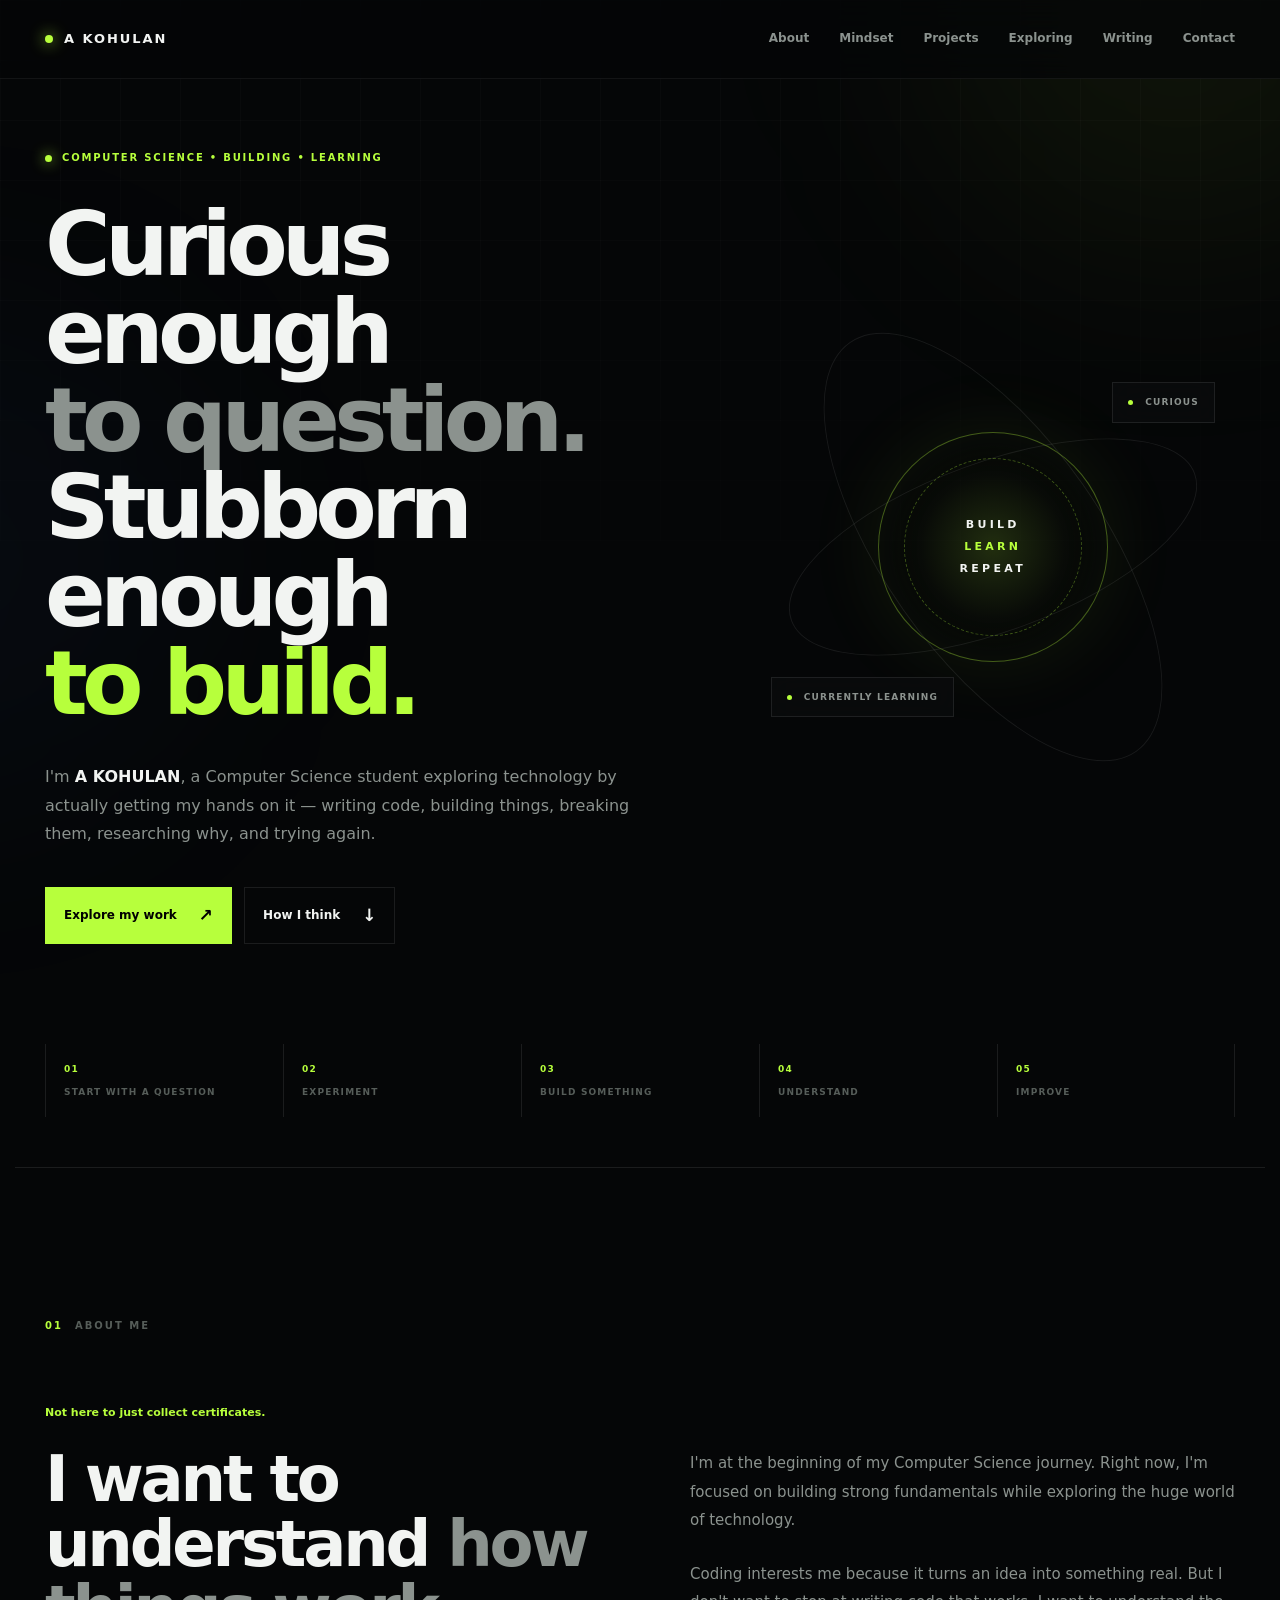
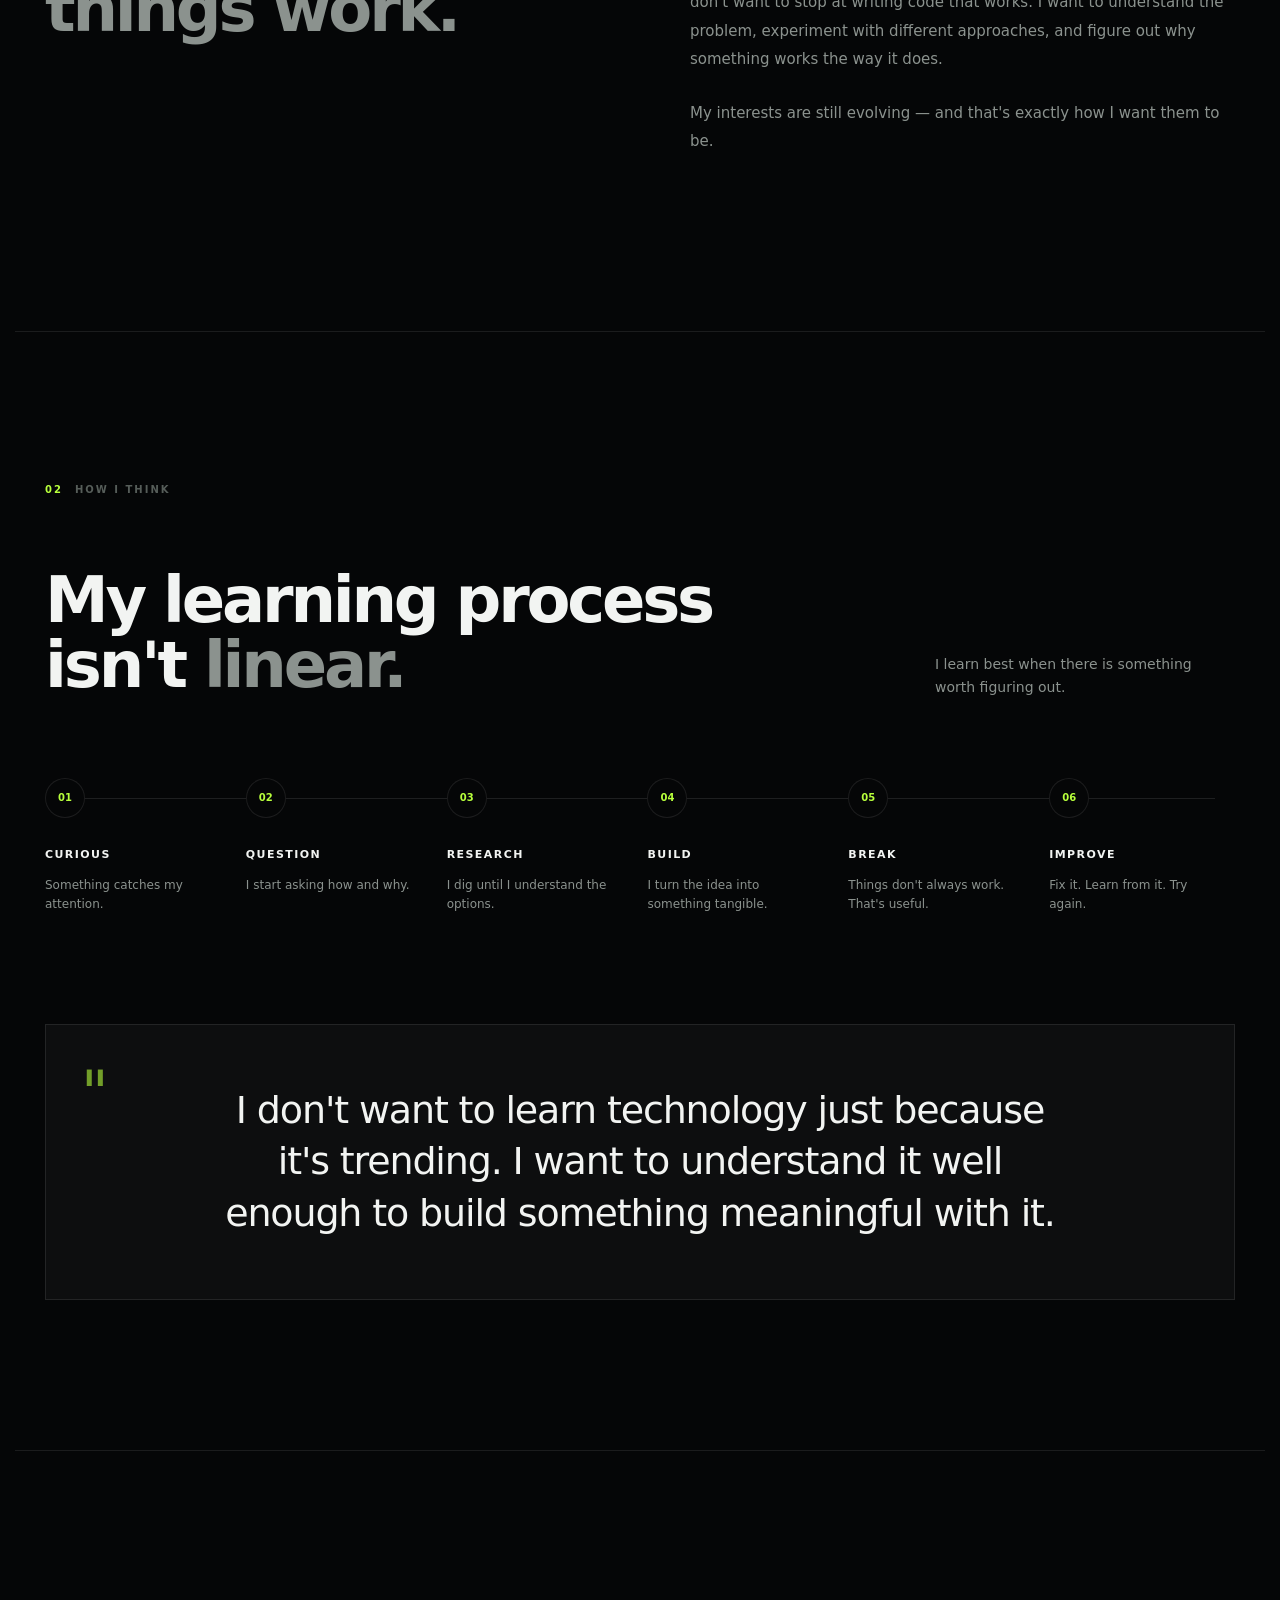
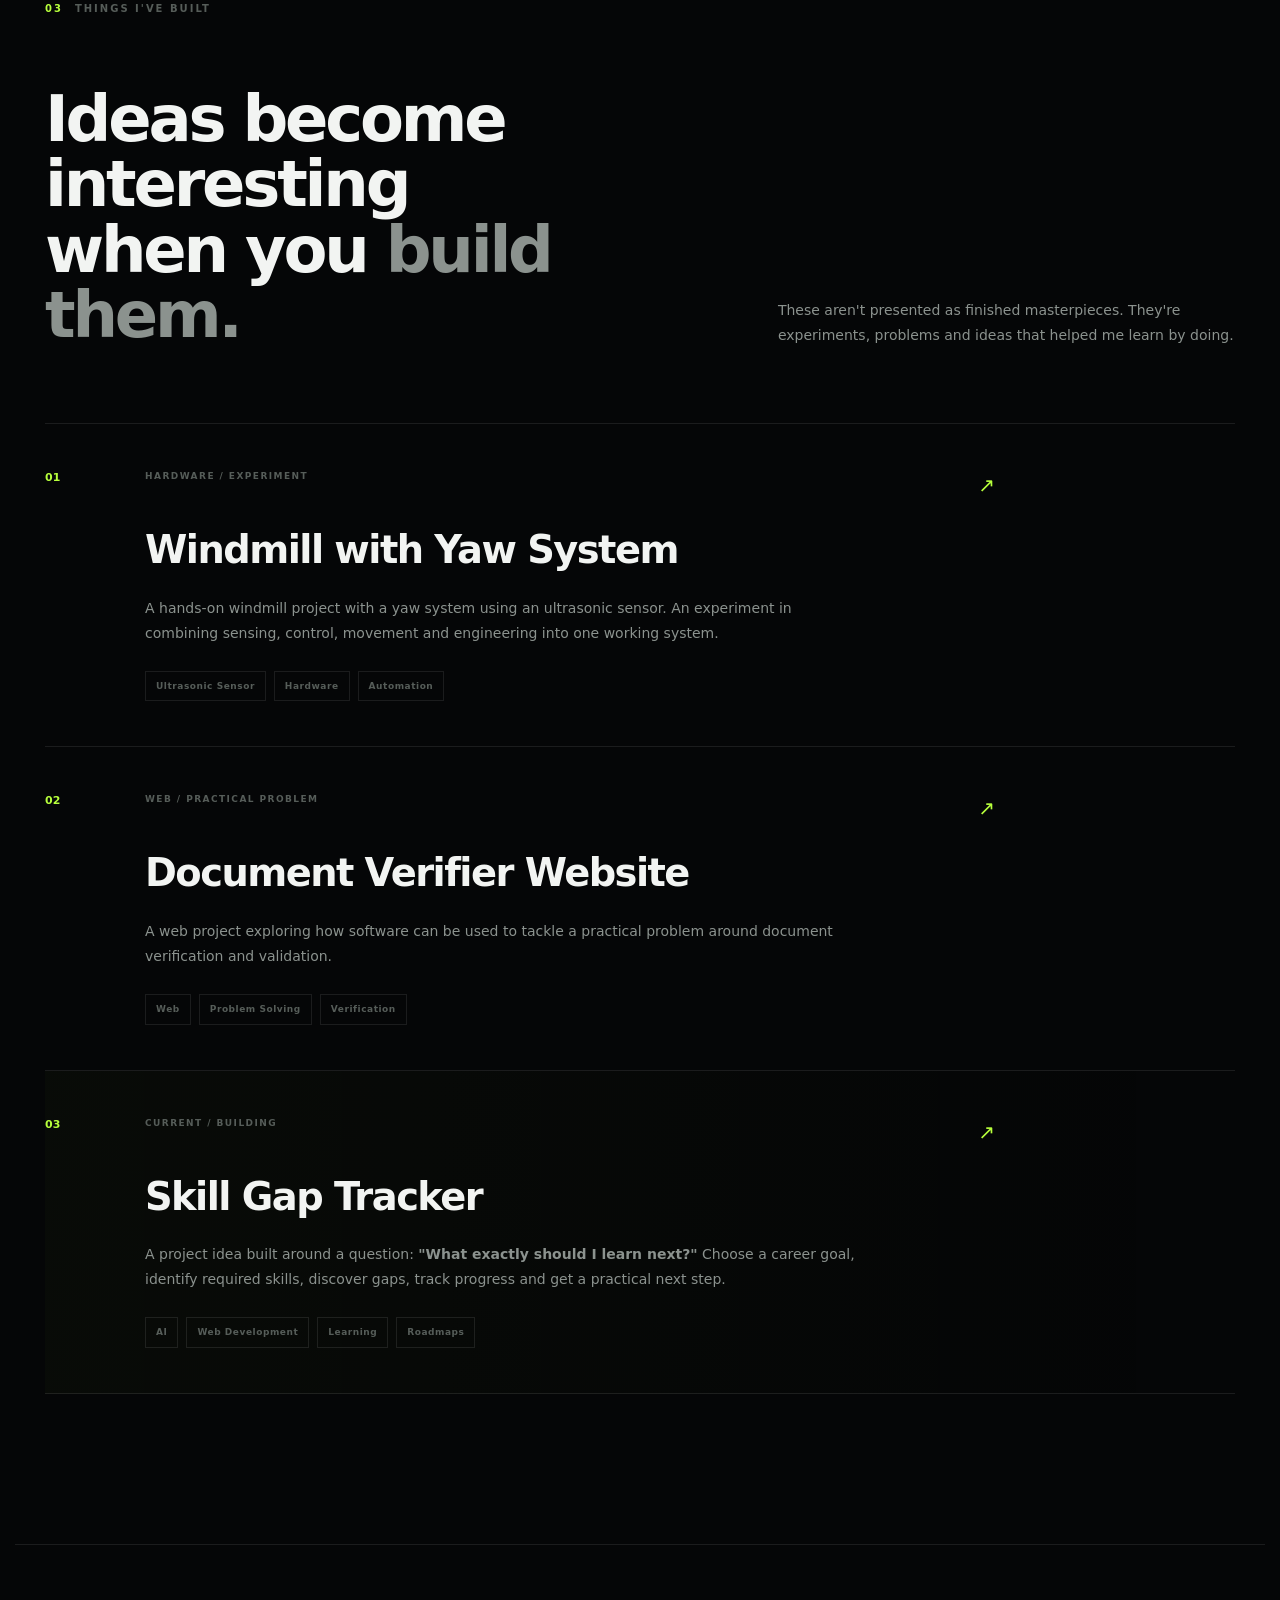
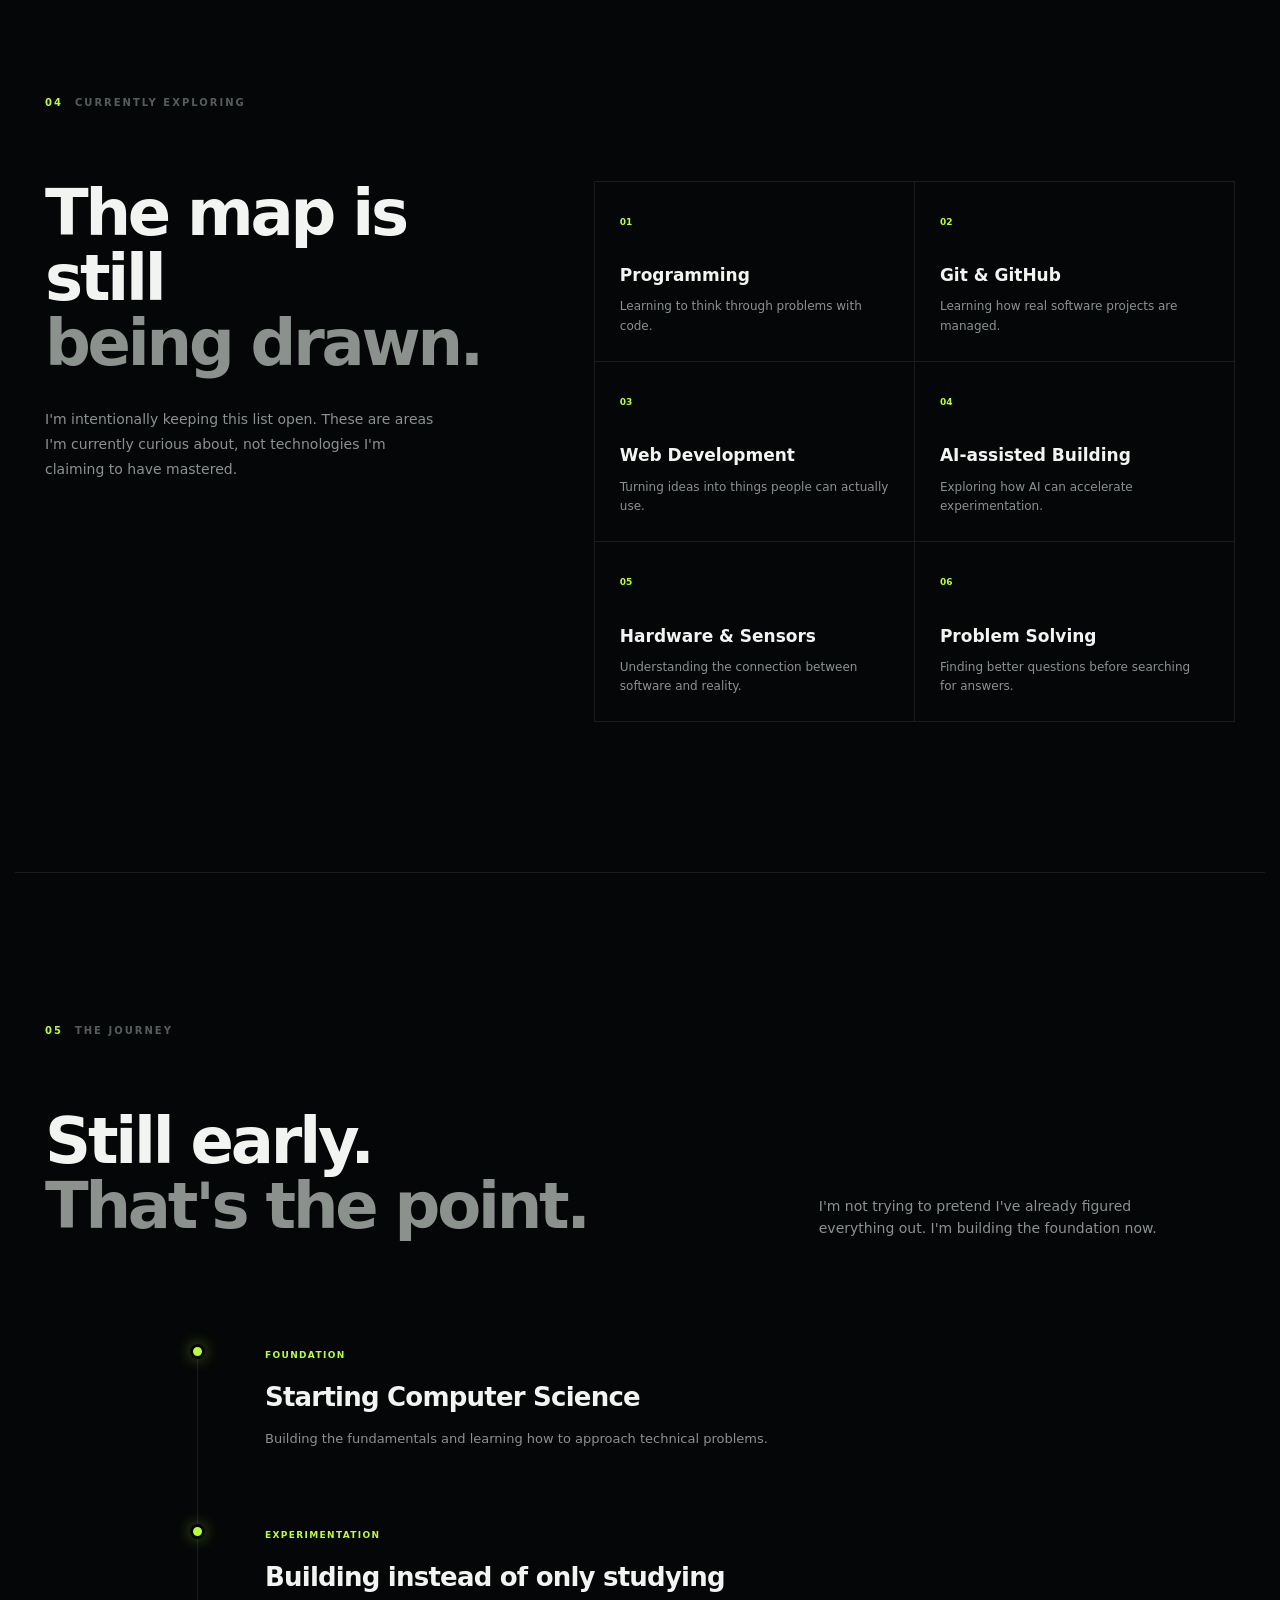
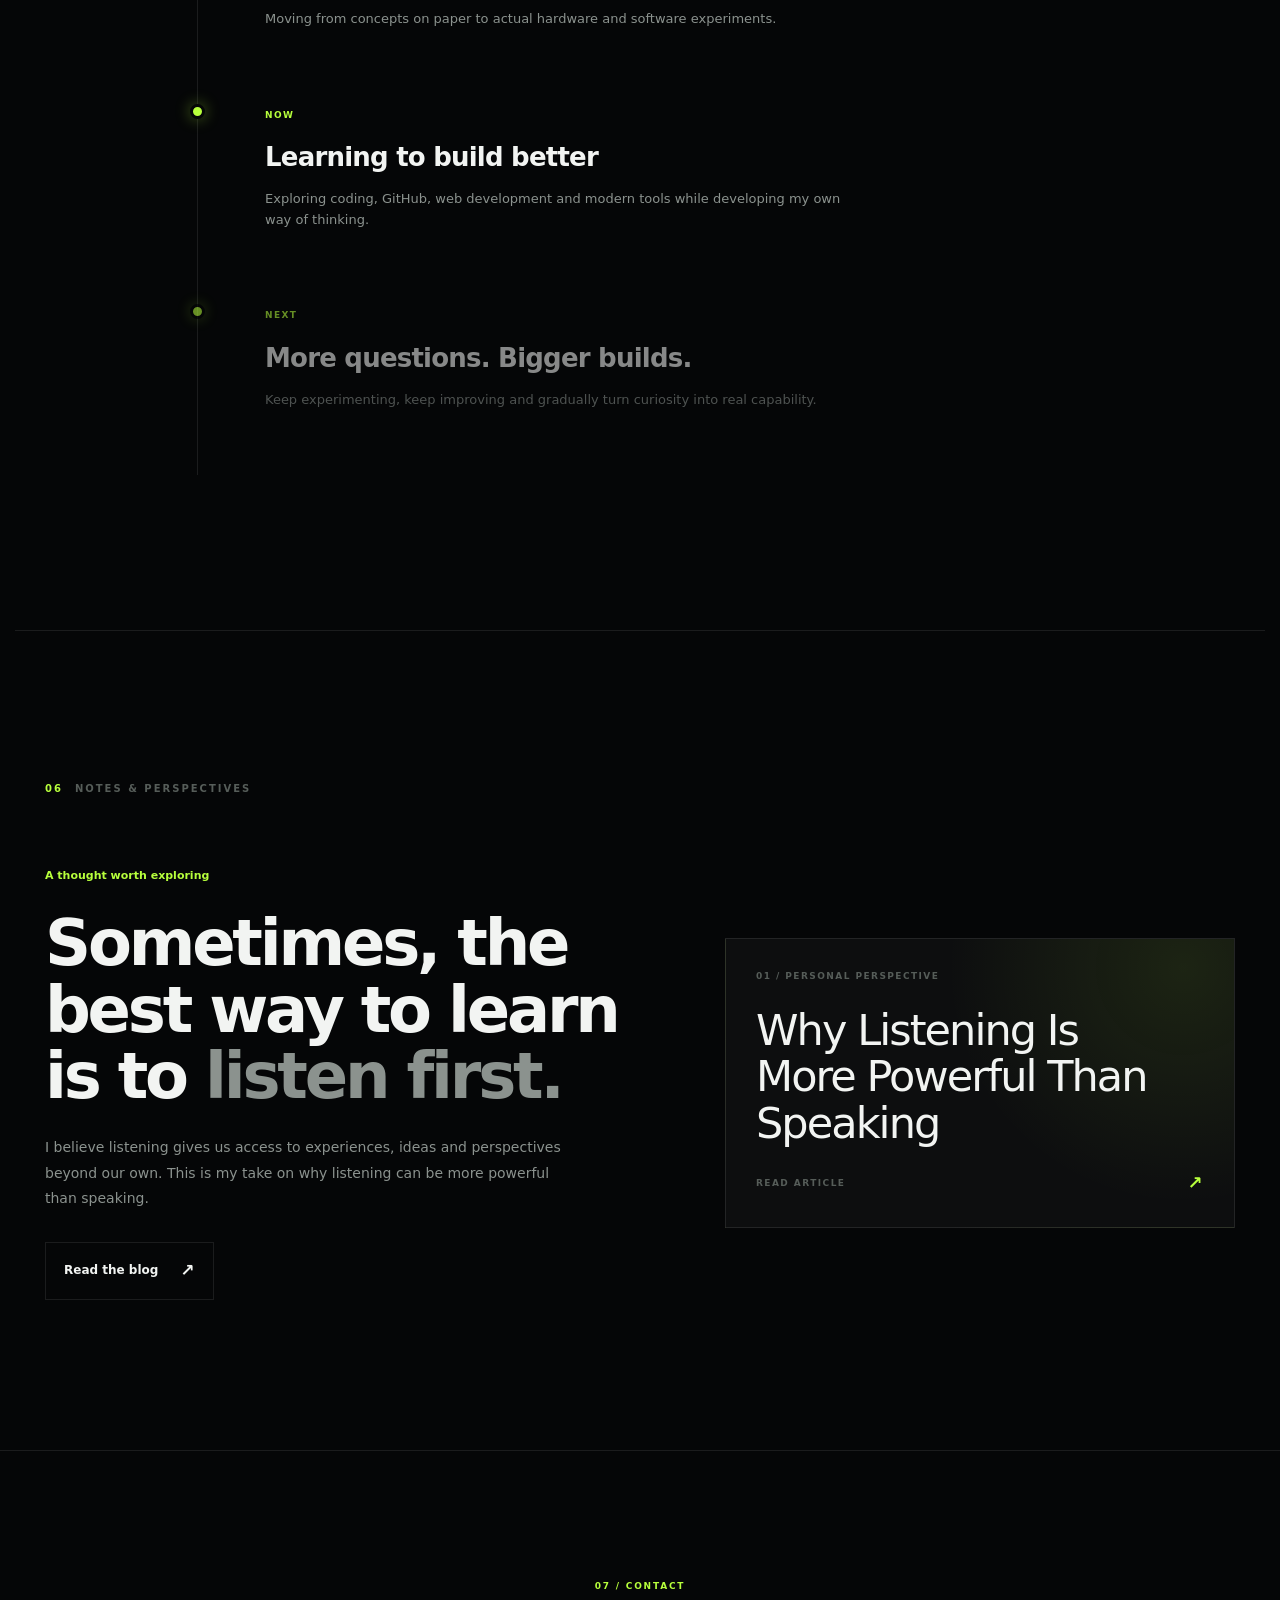
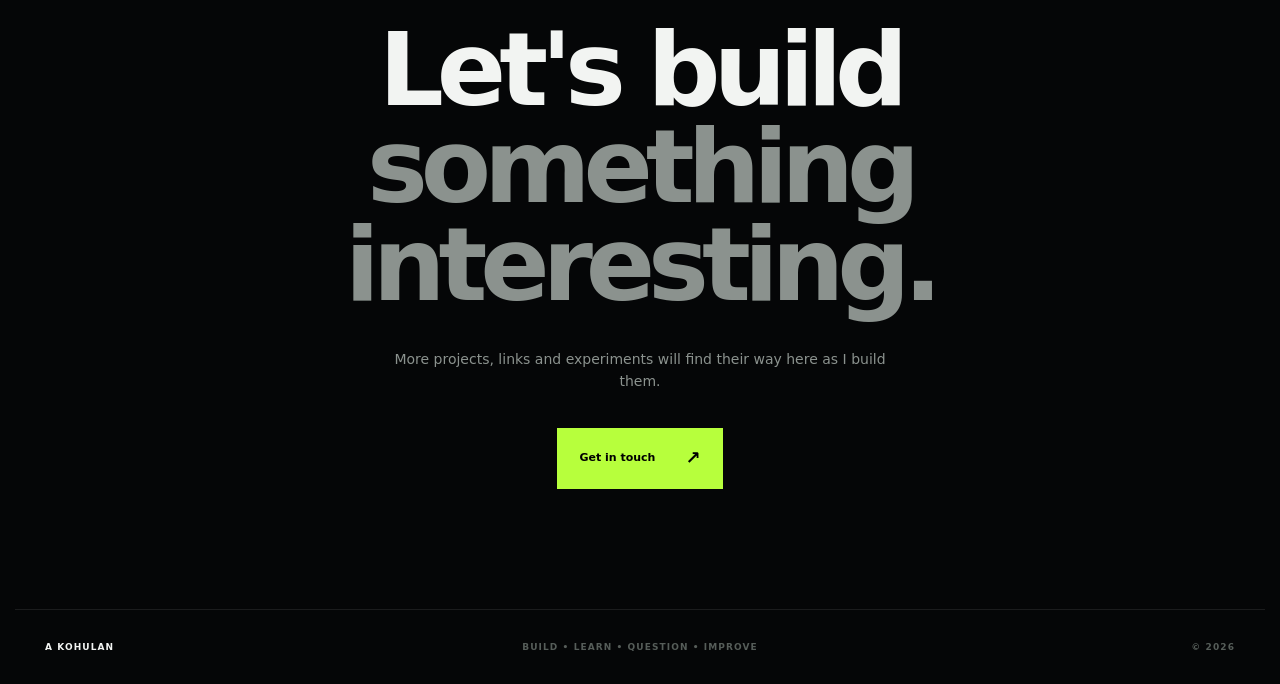
<file: index.html>
<!DOCTYPE html>
<html lang="en">
<head>
    <meta charset="UTF-8">
    <meta name="viewport" content="width=device-width, initial-scale=1.0">

    <title>A KOHULAN — CSE Student & Builder</title>
    <meta name="description" content="A KOHULAN — Computer Science student exploring technology, coding, hardware, AI and building practical things.">

    <link rel="stylesheet" href="style.css">
</head>

<body>

    <!-- Background -->
    <div class="background-grid"></div>
    <div class="glow glow-one"></div>
    <div class="glow glow-two"></div>

    <!-- Navigation -->
    <header class="navbar">
        <div class="nav-inner">

            <a href="#home" class="brand">
                <span class="brand-dot"></span>
                A KOHULAN
            </a>

            <nav>
                <a href="#about">About</a>
                <a href="#mindset">Mindset</a>
                <a href="#projects">Projects</a>
                <a href="#exploring">Exploring</a>
                <a href="blog.html">Writing</a>
                <a href="#contact">Contact</a>
            </nav>

        </div>
    </header>


    <main>

        <!-- HERO -->
        <section class="hero" id="home">

            <div class="hero-content">

                <div class="eyebrow">
                    <span></span>
                    COMPUTER SCIENCE • BUILDING • LEARNING
                </div>

                <h1>
                    Curious enough<br>
                    <span>to question.</span><br>
                    Stubborn enough<br>
                    <strong>to build.</strong>
                </h1>

                <p class="hero-description">
                    I'm <b>A KOHULAN</b>, a Computer Science student exploring
                    technology by actually getting my hands on it —
                    writing code, building things, breaking them,
                    researching why, and trying again.
                </p>

                <div class="hero-buttons">
                    <a href="#projects" class="button primary">
                        Explore my work
                        <span>↗</span>
                    </a>

                    <a href="#mindset" class="button secondary">
                        How I think
                        <span>↓</span>
                    </a>
                </div>

            </div>


            <!-- Hero visual -->
            <div class="hero-visual">

                <div class="orbit orbit-one"></div>
                <div class="orbit orbit-two"></div>

                <div class="core">

                    <div class="core-ring"></div>

                    <div class="core-text">
                        <span>BUILD</span>
                        <span>LEARN</span>
                        <span>REPEAT</span>
                    </div>

                </div>

                <div class="floating-card card-top">
                    <span class="mini-dot"></span>
                    CURIOUS
                </div>

                <div class="floating-card card-bottom">
                    <span class="mini-dot"></span>
                    CURRENTLY LEARNING
                </div>

            </div>

        </section>


        <!-- STAT STRIP -->
        <section class="signal-strip">

            <div>
                <span>01</span>
                START WITH A QUESTION
            </div>

            <div>
                <span>02</span>
                EXPERIMENT
            </div>

            <div>
                <span>03</span>
                BUILD SOMETHING
            </div>

            <div>
                <span>04</span>
                UNDERSTAND
            </div>

            <div>
                <span>05</span>
                IMPROVE
            </div>

        </section>


        <!-- ABOUT -->
        <section class="section about-section" id="about">

            <div class="section-label">
                <span>01</span>
                ABOUT ME
            </div>

            <div class="about-layout">

                <div class="section-heading">
                    <p class="small-heading">Not here to just collect certificates.</p>

                    <h2>
                        I want to understand
                        <em>how things work.</em>
                    </h2>
                </div>

                <div class="about-text">

                    <p>
                        I'm at the beginning of my Computer Science journey.
                        Right now, I'm focused on building strong fundamentals
                        while exploring the huge world of technology.
                    </p>

                    <p>
                        Coding interests me because it turns an idea into
                        something real. But I don't want to stop at writing
                        code that works. I want to understand the problem,
                        experiment with different approaches, and figure out
                        why something works the way it does.
                    </p>

                    <p>
                        My interests are still evolving — and that's exactly
                        how I want them to be.
                    </p>

                </div>

            </div>

        </section>


        <!-- MINDSET -->
        <section class="section mindset-section" id="mindset">

            <div class="section-label">
                <span>02</span>
                HOW I THINK
            </div>

            <div class="mindset-header">

                <h2>
                    My learning process<br>
                    isn't <em>linear.</em>
                </h2>

                <p>
                    I learn best when there is something worth figuring out.
                </p>

            </div>


            <div class="process">

                <div class="process-line"></div>

                <div class="process-step">
                    <div class="number">01</div>
                    <h3>CURIOUS</h3>
                    <p>Something catches my attention.</p>
                </div>

                <div class="process-step">
                    <div class="number">02</div>
                    <h3>QUESTION</h3>
                    <p>I start asking how and why.</p>
                </div>

                <div class="process-step">
                    <div class="number">03</div>
                    <h3>RESEARCH</h3>
                    <p>I dig until I understand the options.</p>
                </div>

                <div class="process-step">
                    <div class="number">04</div>
                    <h3>BUILD</h3>
                    <p>I turn the idea into something tangible.</p>
                </div>

                <div class="process-step">
                    <div class="number">05</div>
                    <h3>BREAK</h3>
                    <p>Things don't always work. That's useful.</p>
                </div>

                <div class="process-step">
                    <div class="number">06</div>
                    <h3>IMPROVE</h3>
                    <p>Fix it. Learn from it. Try again.</p>
                </div>

            </div>


            <div class="mindset-quote">

                <span class="quote-mark">"</span>

                <p>
                    I don't want to learn technology just because
                    it's trending. I want to understand it well enough
                    to build something meaningful with it.
                </p>

            </div>

        </section>


        <!-- PROJECTS -->
        <section class="section projects-section" id="projects">

            <div class="section-label">
                <span>03</span>
                THINGS I'VE BUILT
            </div>

            <div class="projects-heading">

                <div>
                    <h2>
                        Ideas become interesting<br>
                        when you <em>build them.</em>
                    </h2>
                </div>

                <p>
                    These aren't presented as finished masterpieces.
                    They're experiments, problems and ideas that helped
                    me learn by doing.
                </p>

            </div>


            <div class="project-list">

                <!-- Project 01 -->
                <article class="project-card">

                    <div class="project-number">01</div>

                    <div class="project-main">

                        <div class="project-top">
                            <span class="project-status">HARDWARE / EXPERIMENT</span>
                            <span class="arrow">↗</span>
                        </div>

                        <h3>Windmill with Yaw System</h3>

                        <p>
                            A hands-on windmill project with a yaw system
                            using an ultrasonic sensor. An experiment in
                            combining sensing, control, movement and
                            engineering into one working system.
                        </p>

                        <div class="tags">
                            <span>Ultrasonic Sensor</span>
                            <span>Hardware</span>
                            <span>Automation</span>
                        </div>

                    </div>

                </article>


                <!-- Project 02 -->
                <article class="project-card">

                    <div class="project-number">02</div>

                    <div class="project-main">

                        <div class="project-top">
                            <span class="project-status">WEB / PRACTICAL PROBLEM</span>
                            <span class="arrow">↗</span>
                        </div>

                        <h3>Document Verifier Website</h3>

                        <p>
                            A web project exploring how software can be
                            used to tackle a practical problem around
                            document verification and validation.
                        </p>

                        <div class="tags">
                            <span>Web</span>
                            <span>Problem Solving</span>
                            <span>Verification</span>
                        </div>

                    </div>

                </article>


                <!-- Project 03 -->
                <article class="project-card featured-project">

                    <div class="project-number">03</div>

                    <div class="project-main">

                        <div class="project-top">
                            <span class="project-status">CURRENT / BUILDING</span>
                            <span class="arrow">↗</span>
                        </div>

                        <h3>Skill Gap Tracker</h3>

                        <p>
                            A project idea built around a question:
                            <b>"What exactly should I learn next?"</b>
                            Choose a career goal, identify required skills,
                            discover gaps, track progress and get a practical
                            next step.
                        </p>

                        <div class="tags">
                            <span>AI</span>
                            <span>Web Development</span>
                            <span>Learning</span>
                            <span>Roadmaps</span>
                        </div>

                    </div>

                </article>

            </div>

        </section>


        <!-- EXPLORING -->
        <section class="section exploring-section" id="exploring">

            <div class="section-label">
                <span>04</span>
                CURRENTLY EXPLORING
            </div>

            <div class="exploring-layout">

                <div class="exploring-title">

                    <h2>
                        The map is still<br>
                        <em>being drawn.</em>
                    </h2>

                    <p>
                        I'm intentionally keeping this list open.
                        These are areas I'm currently curious about,
                        not technologies I'm claiming to have mastered.
                    </p>

                </div>


                <div class="interest-grid">

                    <div class="interest">
                        <span class="interest-number">01</span>
                        <h3>Programming</h3>
                        <p>Learning to think through problems with code.</p>
                    </div>

                    <div class="interest">
                        <span class="interest-number">02</span>
                        <h3>Git & GitHub</h3>
                        <p>Learning how real software projects are managed.</p>
                    </div>

                    <div class="interest">
                        <span class="interest-number">03</span>
                        <h3>Web Development</h3>
                        <p>Turning ideas into things people can actually use.</p>
                    </div>

                    <div class="interest">
                        <span class="interest-number">04</span>
                        <h3>AI-assisted Building</h3>
                        <p>Exploring how AI can accelerate experimentation.</p>
                    </div>

                    <div class="interest">
                        <span class="interest-number">05</span>
                        <h3>Hardware & Sensors</h3>
                        <p>Understanding the connection between software and reality.</p>
                    </div>

                    <div class="interest">
                        <span class="interest-number">06</span>
                        <h3>Problem Solving</h3>
                        <p>Finding better questions before searching for answers.</p>
                    </div>

                </div>

            </div>

        </section>


        <!-- JOURNEY -->
        <section class="section journey-section">

            <div class="section-label">
                <span>05</span>
                THE JOURNEY
            </div>

            <div class="journey-heading">

                <h2>
                    Still early.<br>
                    <em>That's the point.</em>
                </h2>

                <p>
                    I'm not trying to pretend I've already figured everything out.
                    I'm building the foundation now.
                </p>

            </div>


            <div class="timeline">

                <div class="timeline-item">
                    <span class="timeline-dot"></span>

                    <div>
                        <span class="timeline-label">FOUNDATION</span>
                        <h3>Starting Computer Science</h3>
                        <p>
                            Building the fundamentals and learning how
                            to approach technical problems.
                        </p>
                    </div>
                </div>


                <div class="timeline-item">
                    <span class="timeline-dot"></span>

                    <div>
                        <span class="timeline-label">EXPERIMENTATION</span>
                        <h3>Building instead of only studying</h3>
                        <p>
                            Moving from concepts on paper to actual
                            hardware and software experiments.
                        </p>
                    </div>
                </div>


                <div class="timeline-item">
                    <span class="timeline-dot"></span>

                    <div>
                        <span class="timeline-label">NOW</span>
                        <h3>Learning to build better</h3>
                        <p>
                            Exploring coding, GitHub, web development
                            and modern tools while developing my own
                            way of thinking.
                        </p>
                    </div>
                </div>


                <div class="timeline-item future">
                    <span class="timeline-dot"></span>

                    <div>
                        <span class="timeline-label">NEXT</span>
                        <h3>More questions. Bigger builds.</h3>
                        <p>
                            Keep experimenting, keep improving and
                            gradually turn curiosity into real capability.
                        </p>
                    </div>
                </div>

            </div>

        </section>



        <!-- WRITING -->
        <section class="section writing-section" id="writing">

            <div class="section-label">
                <span>06</span>
                NOTES & PERSPECTIVES
            </div>

            <div class="writing-preview">
                <div class="writing-copy">
                    <p class="small-heading">A thought worth exploring</p>
                    <h2>
                        Sometimes, the best way to learn<br>
                        is to <em>listen first.</em>
                    </h2>
                    <p>
                        I believe listening gives us access to experiences,
                        ideas and perspectives beyond our own. This is my
                        take on why listening can be more powerful than speaking.
                    </p>
                    <a href="blog.html" class="button secondary writing-link">
                        Read the blog <span>↗</span>
                    </a>
                </div>

                <a href="blog.html" class="writing-index-card">
                    <span class="writing-card-top">01 / PERSONAL PERSPECTIVE</span>
                    <span class="writing-card-title">Why Listening Is More Powerful Than Speaking</span>
                    <span class="writing-card-bottom">READ ARTICLE <b>↗</b></span>
                </a>
            </div>

        </section>

        <!-- CONTACT -->
        <section class="contact-section" id="contact">

            <div class="contact-inner">

                <span class="contact-label">07 / CONTACT</span>

                <h2>
                    Let's build<br>
                    <em>something interesting.</em>
                </h2>

                <p>
                    More projects, links and experiments will find their
                    way here as I build them.
                </p>

                <a href="mailto:your-email@example.com" class="contact-button">
                    Get in touch
                    <span>↗</span>
                </a>

            </div>

        </section>

    </main>


    <!-- FOOTER -->
    <footer>

        <div class="footer-name">
            A KOHULAN
        </div>

        <div class="footer-center">
            BUILD • LEARN • QUESTION • IMPROVE
        </div>

        <div class="footer-right">
            © 2026
        </div>

    </footer>


</body>
</html>
</file>
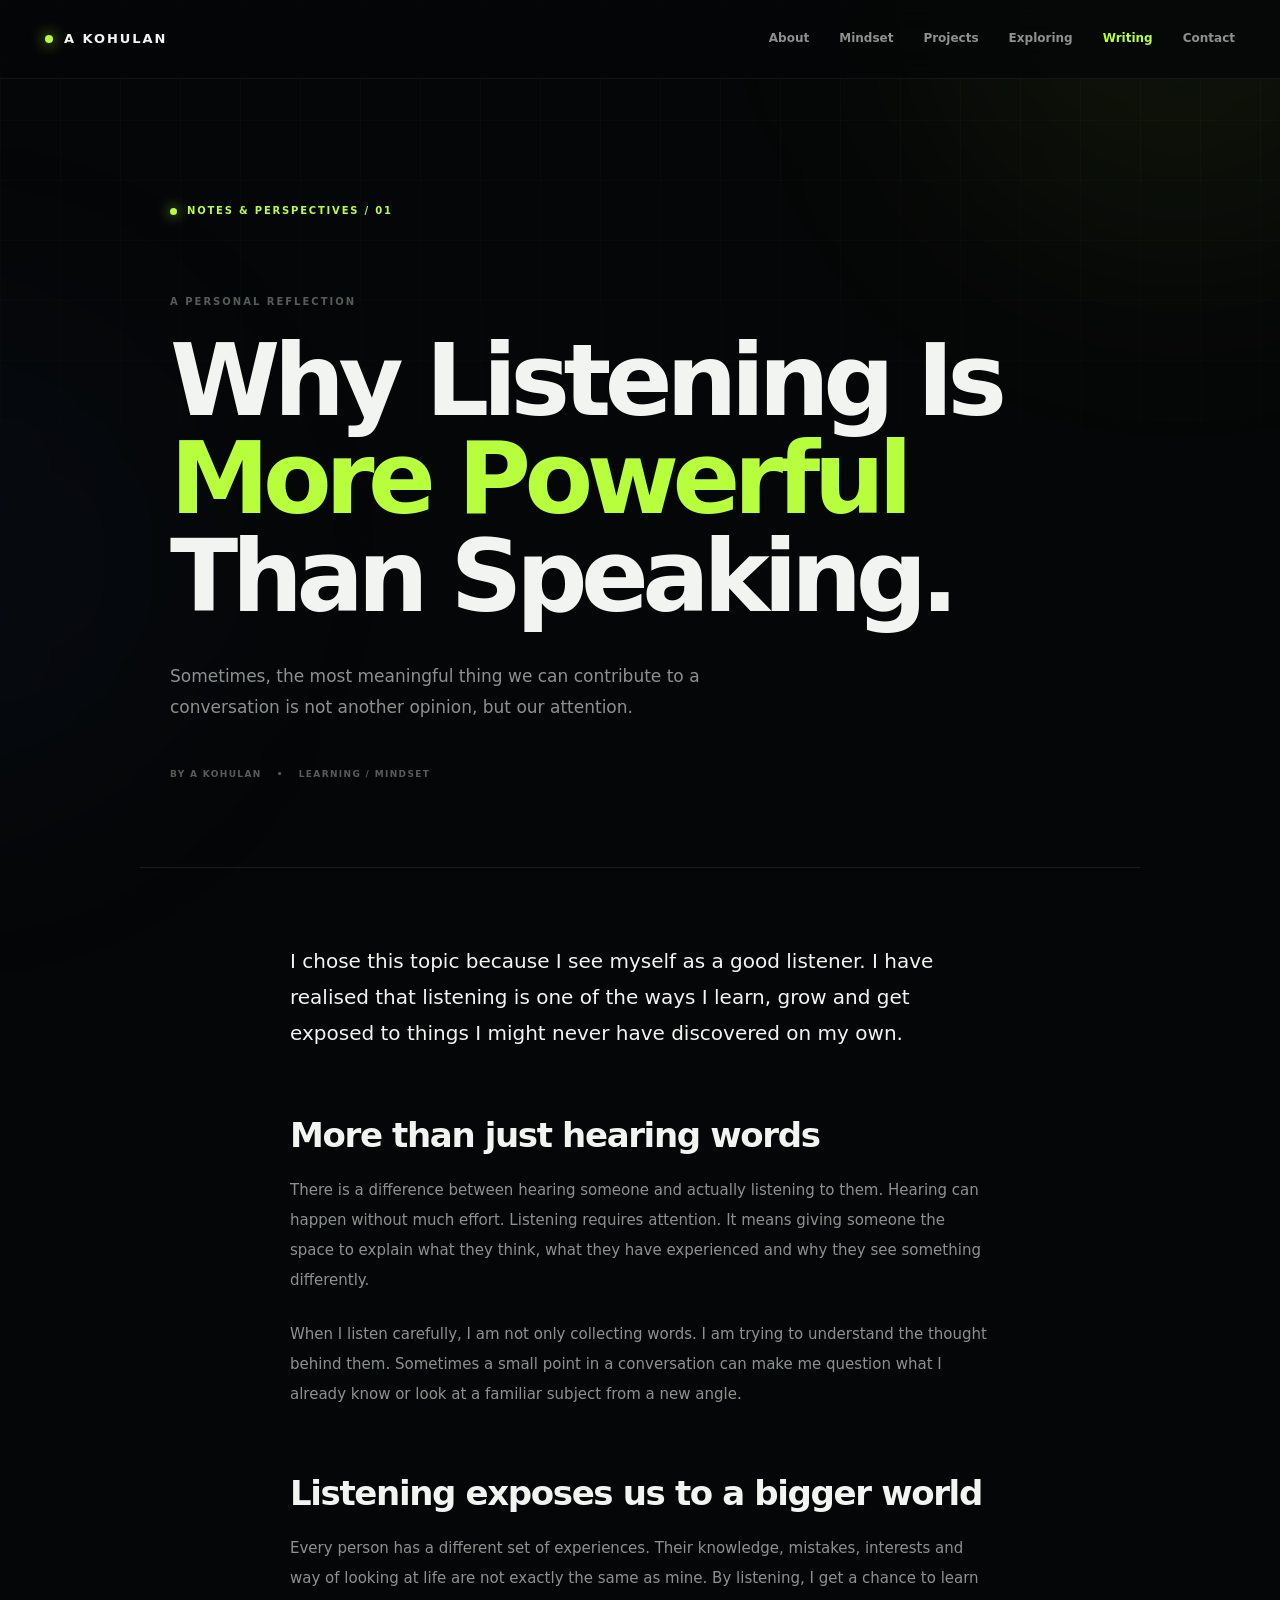
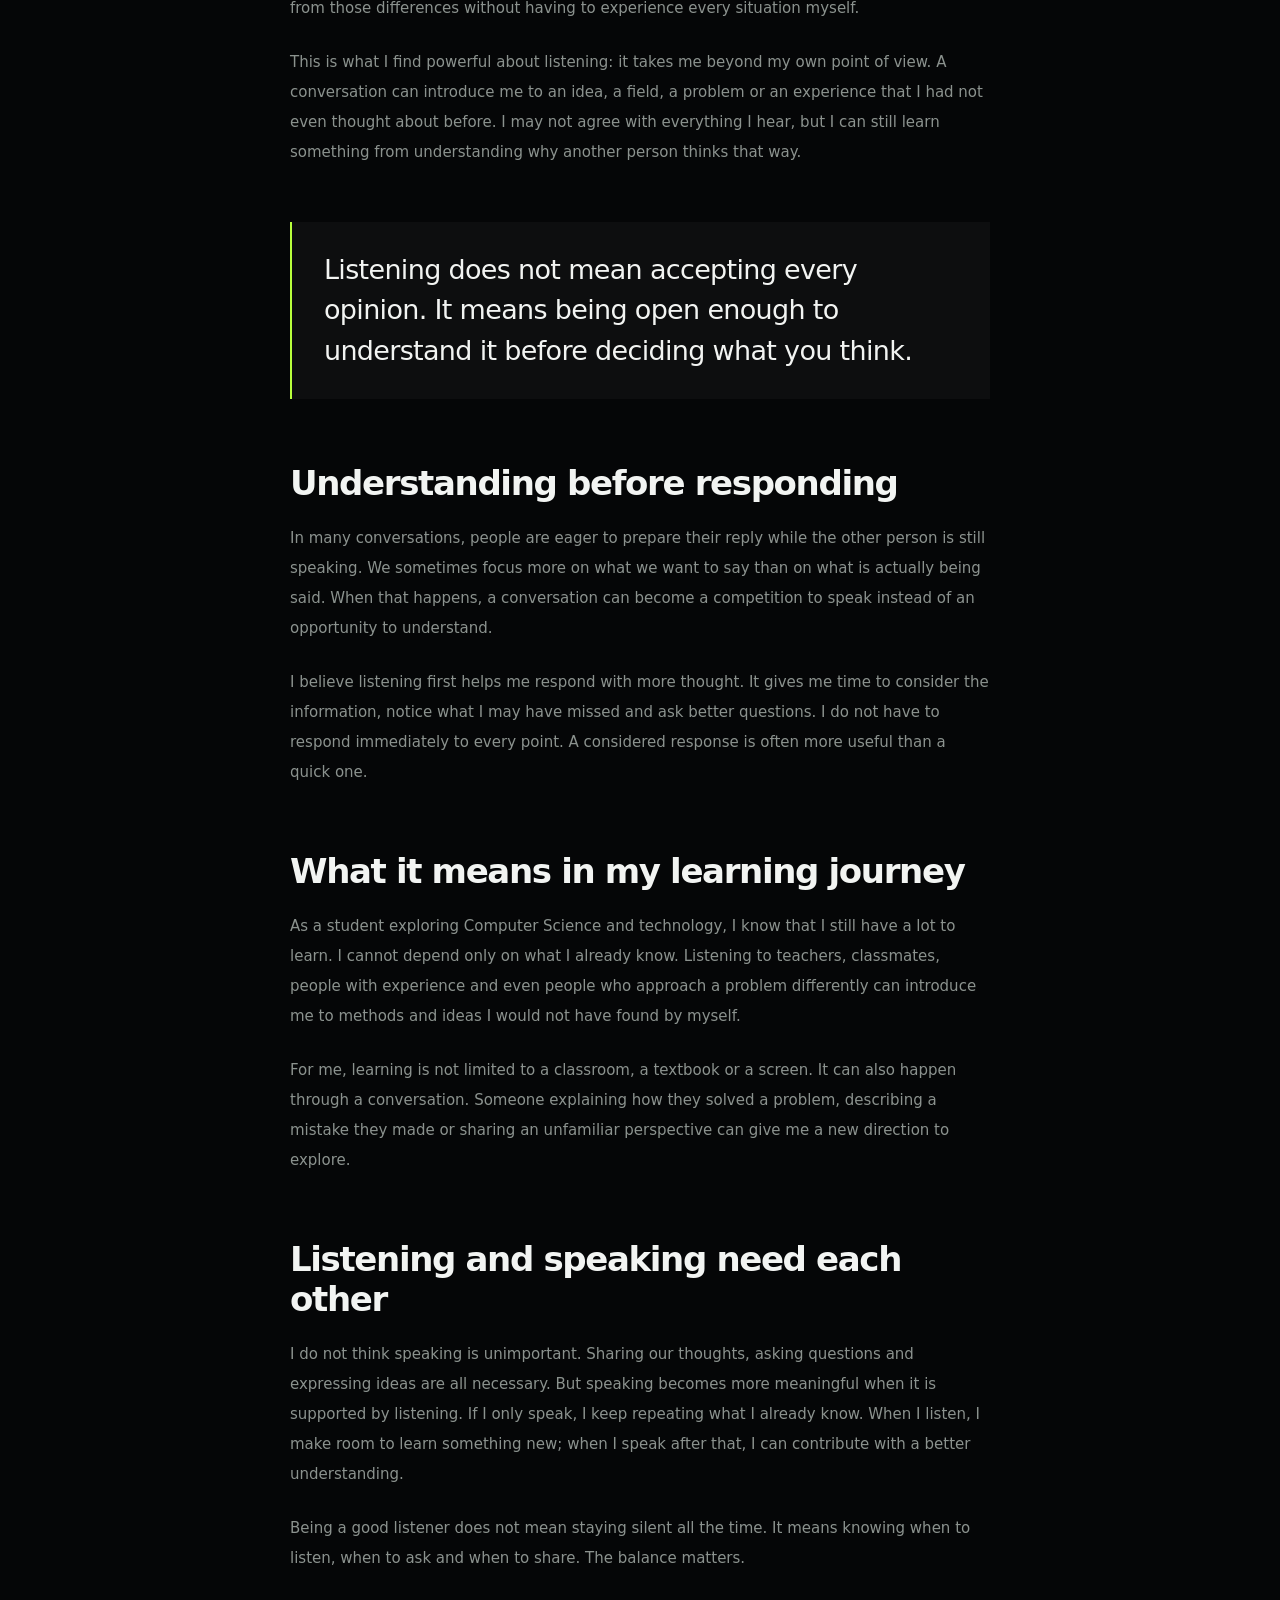
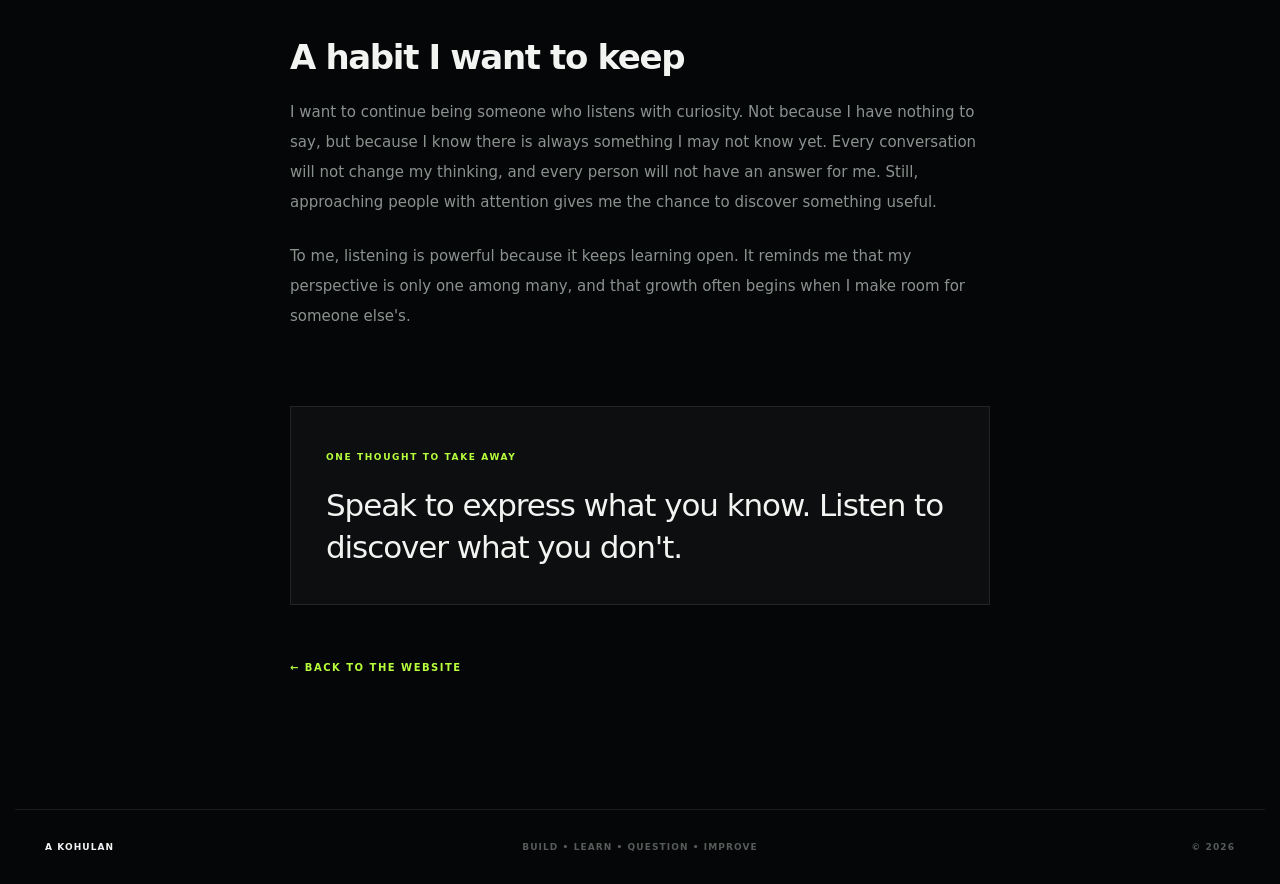
<file: blog.html>
<!DOCTYPE html>
<html lang="en">
<head>
    <meta charset="UTF-8">
    <meta name="viewport" content="width=device-width, initial-scale=1.0">
    <title>Why Listening Is More Powerful Than Speaking — A KOHULAN</title>
    <meta name="description" content="A personal reflection on how listening helps us learn, discover perspectives and understand the world beyond our own experience.">
    <link rel="stylesheet" href="style.css">
</head>

<body>

    <div class="background-grid"></div>
    <div class="glow glow-one"></div>
    <div class="glow glow-two"></div>

    <header class="navbar">
        <div class="nav-inner">
            <a href="index.html#home" class="brand">
                <span class="brand-dot"></span>
                A KOHULAN
            </a>
            <nav>
                <a href="index.html#about">About</a>
                <a href="index.html#mindset">Mindset</a>
                <a href="index.html#projects">Projects</a>
                <a href="index.html#exploring">Exploring</a>
                <a href="blog.html" class="nav-current">Writing</a>
                <a href="index.html#contact">Contact</a>
            </nav>
        </div>
    </header>

    <main class="blog-page">

        <section class="blog-hero">
            <div class="blog-eyebrow"><span></span> NOTES & PERSPECTIVES / 01</div>
            <p class="blog-kicker">A PERSONAL REFLECTION</p>
            <h1>Why Listening Is<br><em>More Powerful</em><br>Than Speaking.</h1>
            <p class="blog-deck">
                Sometimes, the most meaningful thing we can contribute to a
                conversation is not another opinion, but our attention.
            </p>
            <div class="blog-meta">
                <span>BY A KOHULAN</span>
                <span>•</span>
                <span>LEARNING / MINDSET</span>
            </div>
        </section>

        <div class="blog-rule"></div>

        <article class="blog-article">

            <p class="blog-lead">
                I chose this topic because I see myself as a good listener.
                I have realised that listening is one of the ways I learn,
                grow and get exposed to things I might never have discovered
                on my own.
            </p>

            <h2>More than just hearing words</h2>
            <p>
                There is a difference between hearing someone and actually
                listening to them. Hearing can happen without much effort.
                Listening requires attention. It means giving someone the
                space to explain what they think, what they have experienced
                and why they see something differently.
            </p>
            <p>
                When I listen carefully, I am not only collecting words.
                I am trying to understand the thought behind them. Sometimes
                a small point in a conversation can make me question what I
                already know or look at a familiar subject from a new angle.
            </p>

            <h2>Listening exposes us to a bigger world</h2>
            <p>
                Every person has a different set of experiences. Their
                knowledge, mistakes, interests and way of looking at life
                are not exactly the same as mine. By listening, I get a
                chance to learn from those differences without having to
                experience every situation myself.
            </p>
            <p>
                This is what I find powerful about listening: it takes me
                beyond my own point of view. A conversation can introduce
                me to an idea, a field, a problem or an experience that I
                had not even thought about before. I may not agree with
                everything I hear, but I can still learn something from
                understanding why another person thinks that way.
            </p>

            <blockquote>
                Listening does not mean accepting every opinion.
                It means being open enough to understand it before deciding
                what you think.
            </blockquote>

            <h2>Understanding before responding</h2>
            <p>
                In many conversations, people are eager to prepare their
                reply while the other person is still speaking. We sometimes
                focus more on what we want to say than on what is actually
                being said. When that happens, a conversation can become a
                competition to speak instead of an opportunity to understand.
            </p>
            <p>
                I believe listening first helps me respond with more thought.
                It gives me time to consider the information, notice what I
                may have missed and ask better questions. I do not have to
                respond immediately to every point. A considered response
                is often more useful than a quick one.
            </p>

            <h2>What it means in my learning journey</h2>
            <p>
                As a student exploring Computer Science and technology, I
                know that I still have a lot to learn. I cannot depend only
                on what I already know. Listening to teachers, classmates,
                people with experience and even people who approach a problem
                differently can introduce me to methods and ideas I would
                not have found by myself.
            </p>
            <p>
                For me, learning is not limited to a classroom, a textbook
                or a screen. It can also happen through a conversation.
                Someone explaining how they solved a problem, describing a
                mistake they made or sharing an unfamiliar perspective can
                give me a new direction to explore.
            </p>

            <h2>Listening and speaking need each other</h2>
            <p>
                I do not think speaking is unimportant. Sharing our thoughts,
                asking questions and expressing ideas are all necessary.
                But speaking becomes more meaningful when it is supported
                by listening. If I only speak, I keep repeating what I
                already know. When I listen, I make room to learn something
                new; when I speak after that, I can contribute with a
                better understanding.
            </p>
            <p>
                Being a good listener does not mean staying silent all the
                time. It means knowing when to listen, when to ask and when
                to share. The balance matters.
            </p>

            <h2>A habit I want to keep</h2>
            <p>
                I want to continue being someone who listens with curiosity.
                Not because I have nothing to say, but because I know there
                is always something I may not know yet. Every conversation
                will not change my thinking, and every person will not have
                an answer for me. Still, approaching people with attention
                gives me the chance to discover something useful.
            </p>
            <p>
                To me, listening is powerful because it keeps learning open.
                It reminds me that my perspective is only one among many,
                and that growth often begins when I make room for someone
                else's.
            </p>

            <div class="blog-ending">
                <span>ONE THOUGHT TO TAKE AWAY</span>
                <p>Speak to express what you know. Listen to discover what you don't.</p>
            </div>

            <a href="index.html#writing" class="back-link">← BACK TO THE WEBSITE</a>

        </article>
    </main>

    <footer>
        <div class="footer-name">A KOHULAN</div>
        <div class="footer-center">BUILD • LEARN • QUESTION • IMPROVE</div>
        <div class="footer-right">© 2026</div>
    </footer>

</body>
</html>
</file>
<file: style.css>
/* =========================================
   A KOHULAN — PERSONAL WEBSITE
   ========================================= */

:root {
    --bg: #050607;
    --bg-soft: #090b0d;
    --surface: rgba(255, 255, 255, 0.035);
    --surface-hover: rgba(255, 255, 255, 0.065);

    --text: #f2f4f2;
    --muted: #8b928e;
    --dim: #565d59;

    --green: #b7ff3c;
    --green-soft: rgba(183, 255, 60, 0.15);
    --border: rgba(255, 255, 255, 0.09);

    --max: 1250px;
}


/* RESET */

* {
    margin: 0;
    padding: 0;
    box-sizing: border-box;
}

html {
    scroll-behavior: smooth;
}

body {
    background: var(--bg);
    color: var(--text);
    font-family:
        Inter,
        ui-sans-serif,
        system-ui,
        -apple-system,
        BlinkMacSystemFont,
        "Segoe UI",
        sans-serif;

    line-height: 1.6;
    overflow-x: hidden;
}

a {
    color: inherit;
    text-decoration: none;
}

::selection {
    background: var(--green);
    color: #000;
}


/* BACKGROUND */

.background-grid {
    position: fixed;
    inset: 0;
    z-index: -3;

    background-image:
        linear-gradient(
            rgba(255,255,255,0.025) 1px,
            transparent 1px
        ),
        linear-gradient(
            90deg,
            rgba(255,255,255,0.025) 1px,
            transparent 1px
        );

    background-size: 60px 60px;

    mask-image:
        linear-gradient(
            to bottom,
            black 0%,
            transparent 80%
        );
}

.glow {
    position: fixed;
    width: 500px;
    height: 500px;
    border-radius: 50%;

    filter: blur(120px);
    pointer-events: none;
    z-index: -2;
}

.glow-one {
    background: rgba(183, 255, 60, 0.06);
    top: -250px;
    right: -150px;
}

.glow-two {
    background: rgba(50, 130, 255, 0.04);
    bottom: 10%;
    left: -300px;
}


/* NAVIGATION */

.navbar {
    position: fixed;
    top: 0;
    left: 0;
    width: 100%;

    z-index: 100;

    background: rgba(5, 6, 7, 0.75);
    backdrop-filter: blur(18px);

    border-bottom: 1px solid rgba(255,255,255,0.06);
}

.nav-inner {
    max-width: var(--max);
    margin: auto;

    height: 78px;

    padding: 0 30px;

    display: flex;
    align-items: center;
    justify-content: space-between;
}

.brand {
    display: flex;
    align-items: center;
    gap: 11px;

    font-size: 13px;
    font-weight: 800;
    letter-spacing: 0.15em;
}

.brand-dot {
    width: 8px;
    height: 8px;

    background: var(--green);
    border-radius: 50%;

    box-shadow: 0 0 15px var(--green);
}

nav {
    display: flex;
    gap: 30px;
}

nav a {
    color: var(--muted);

    font-size: 12px;
    font-weight: 600;

    transition: 0.25s ease;
}

nav a:hover {
    color: var(--text);
}


/* GENERAL */

.section {
    max-width: var(--max);
    margin: auto;

    padding: 150px 30px;
}

.section-label {
    display: flex;
    align-items: center;
    gap: 12px;

    color: var(--dim);

    font-size: 10px;
    font-weight: 800;

    letter-spacing: 0.2em;

    margin-bottom: 70px;
}

.section-label span {
    color: var(--green);
}


/* HERO */

.hero {
    min-height: 100vh;

    max-width: var(--max);
    margin: auto;

    padding:
        150px 30px
        100px;

    display: grid;
    grid-template-columns: 1.15fr 0.85fr;

    align-items: center;
    gap: 50px;
}

.eyebrow {
    display: flex;
    align-items: center;
    gap: 10px;

    color: var(--green);

    font-size: 10px;
    font-weight: 800;

    letter-spacing: 0.18em;

    margin-bottom: 35px;
}

.eyebrow span {
    width: 7px;
    height: 7px;

    background: var(--green);
    border-radius: 50%;

    box-shadow: 0 0 14px var(--green);
}

.hero h1 {
    font-size: clamp(52px, 7vw, 100px);

    line-height: 0.98;

    letter-spacing: -0.065em;

    font-weight: 700;
}

.hero h1 span {
    color: var(--muted);
}

.hero h1 strong {
    color: var(--green);
    font-weight: 700;
}

.hero-description {
    max-width: 620px;

    margin-top: 35px;

    color: var(--muted);

    font-size: 16px;
    line-height: 1.8;
}

.hero-description b {
    color: var(--text);
}

.hero-buttons {
    display: flex;
    gap: 12px;

    margin-top: 38px;
}

.button {
    display: flex;
    align-items: center;
    gap: 22px;

    padding: 14px 18px;

    border: 1px solid var(--border);

    font-size: 12px;
    font-weight: 700;

    transition: 0.3s ease;
}

.button span {
    font-size: 17px;
}

.button.primary {
    background: var(--green);
    color: #000;

    border-color: var(--green);
}

.button.primary:hover {
    box-shadow: 0 0 30px rgba(183,255,60,0.25);
    transform: translateY(-3px);
}

.button.secondary {
    color: var(--text);
}

.button.secondary:hover {
    background: var(--surface-hover);
    transform: translateY(-3px);
}


/* HERO VISUAL */

.hero-visual {
    position: relative;

    height: 520px;

    display: flex;
    align-items: center;
    justify-content: center;
}

.core {
    position: relative;

    width: 230px;
    height: 230px;

    border-radius: 50%;

    display: flex;
    align-items: center;
    justify-content: center;

    background:
        radial-gradient(
            circle,
            rgba(183,255,60,0.16),
            rgba(183,255,60,0.025) 45%,
            transparent 70%
        );

    border: 1px solid rgba(183,255,60,0.35);

    box-shadow:
        0 0 80px rgba(183,255,60,0.08),
        inset 0 0 50px rgba(183,255,60,0.05);

    animation: breathe 4s ease-in-out infinite;
}

.core-ring {
    position: absolute;

    inset: 25px;

    border: 1px dashed rgba(183,255,60,0.3);

    border-radius: 50%;

    animation: spin 18s linear infinite;
}

.core-text {
    position: relative;
    z-index: 2;

    display: flex;
    flex-direction: column;

    text-align: center;

    font-size: 11px;
    font-weight: 800;

    letter-spacing: 0.3em;

    line-height: 2;
}

.core-text span:nth-child(2) {
    color: var(--green);
}

.orbit {
    position: absolute;

    border: 1px solid rgba(255,255,255,0.08);

    border-radius: 50%;

    transform: rotate(-20deg);
}

.orbit-one {
    width: 430px;
    height: 170px;

    animation: orbit 15s linear infinite;
}

.orbit-two {
    width: 500px;
    height: 220px;

    transform: rotate(55deg);

    animation: orbitTwo 20s linear infinite;
}

.floating-card {
    position: absolute;

    padding: 12px 15px;

    background: rgba(10,12,13,0.8);

    border: 1px solid var(--border);

    backdrop-filter: blur(12px);

    font-size: 9px;
    font-weight: 800;

    letter-spacing: 0.13em;

    color: var(--muted);
}

.card-top {
    top: 95px;
    right: 20px;
}

.card-bottom {
    bottom: 90px;
    left: 20px;
}

.mini-dot {
    display: inline-block;

    width: 5px;
    height: 5px;

    margin-right: 8px;

    border-radius: 50%;

    background: var(--green);
}


/* SIGNAL STRIP */

.signal-strip {
    max-width: var(--max);

    margin: auto;

    padding: 0 30px 50px;

    display: grid;
    grid-template-columns: repeat(5, 1fr);

    border-bottom: 1px solid var(--border);
}

.signal-strip div {
    padding: 18px;

    border-left: 1px solid var(--border);

    color: var(--dim);

    font-size: 9px;
    font-weight: 800;

    letter-spacing: 0.13em;
}

.signal-strip div:last-child {
    border-right: 1px solid var(--border);
}

.signal-strip span {
    display: block;

    color: var(--green);

    margin-bottom: 8px;
}


/* ABOUT */

.about-layout {
    display: grid;
    grid-template-columns: 1fr 1fr;

    gap: 100px;
}

.small-heading {
    color: var(--green);

    font-size: 11px;
    font-weight: 700;

    margin-bottom: 25px;
}

.section-heading h2,
.mindset-header h2,
.projects-heading h2,
.exploring-title h2,
.journey-heading h2 {
    font-size: clamp(40px, 5vw, 70px);

    line-height: 1.02;

    letter-spacing: -0.05em;
}

em {
    color: var(--muted);
    font-style: normal;
}

.about-text {
    padding-top: 45px;
}

.about-text p {
    color: var(--muted);

    font-size: 15px;

    line-height: 1.9;

    margin-bottom: 25px;
}


/* MINDSET */

.mindset-section {
    border-top: 1px solid var(--border);
}

.mindset-header {
    display: flex;
    align-items: flex-end;
    justify-content: space-between;

    gap: 50px;

    margin-bottom: 80px;
}

.mindset-header p {
    max-width: 300px;

    color: var(--muted);

    font-size: 14px;
}

.process {
    position: relative;

    display: grid;
    grid-template-columns: repeat(6, 1fr);

    gap: 15px;
}

.process-line {
    position: absolute;

    top: 20px;
    left: 20px;
    right: 20px;

    height: 1px;

    background: rgba(255,255,255,0.1);
}

.process-step {
    position: relative;
    z-index: 2;
}

.number {
    width: 40px;
    height: 40px;

    display: flex;
    align-items: center;
    justify-content: center;

    margin-bottom: 28px;

    border: 1px solid var(--border);

    background: var(--bg);

    border-radius: 50%;

    color: var(--green);

    font-size: 10px;
    font-weight: 800;
}

.process-step h3 {
    font-size: 11px;

    letter-spacing: 0.13em;

    margin-bottom: 12px;
}

.process-step p {
    color: var(--muted);

    font-size: 12px;

    line-height: 1.6;

    padding-right: 15px;
}

.mindset-quote {
    margin-top: 110px;

    padding: 60px;

    background: var(--surface);

    border: 1px solid var(--border);

    position: relative;
}

.quote-mark {
    position: absolute;

    top: 20px;
    left: 35px;

    color: var(--green);

    font-size: 60px;

    opacity: 0.6;
}

.mindset-quote p {
    max-width: 850px;

    margin: auto;

    text-align: center;

    font-size: clamp(24px, 3vw, 38px);

    line-height: 1.35;

    letter-spacing: -0.03em;
}


/* PROJECTS */

.projects-section {
    border-top: 1px solid var(--border);
}

.projects-heading {
    display: grid;

    grid-template-columns: 1fr 0.7fr;

    gap: 80px;

    align-items: end;

    margin-bottom: 75px;
}

.projects-heading p {
    color: var(--muted);

    font-size: 14px;

    line-height: 1.8;
}

.project-list {
    border-top: 1px solid var(--border);
}

.project-card {
    display: grid;

    grid-template-columns: 100px 1fr;

    padding: 45px 0;

    border-bottom: 1px solid var(--border);

    transition: 0.35s ease;
}

.project-card:hover {
    padding-left: 15px;
    padding-right: 15px;

    background: var(--surface);
}

.project-number {
    color: var(--green);

    font-size: 11px;
    font-weight: 800;
}

.project-main {
    max-width: 850px;
}

.project-top {
    display: flex;

    justify-content: space-between;

    margin-bottom: 18px;
}

.project-status {
    color: var(--dim);

    font-size: 9px;
    font-weight: 800;

    letter-spacing: 0.16em;
}

.arrow {
    color: var(--green);

    font-size: 20px;

    transition: 0.3s;
}

.project-card:hover .arrow {
    transform: translate(5px, -5px);
}

.project-card h3 {
    font-size: clamp(26px, 3vw, 40px);

    letter-spacing: -0.04em;

    margin-bottom: 15px;
}

.project-card p {
    max-width: 720px;

    color: var(--muted);

    font-size: 14px;

    line-height: 1.8;
}

.tags {
    display: flex;

    flex-wrap: wrap;

    gap: 8px;

    margin-top: 25px;
}

.tags span {
    padding: 7px 10px;

    border: 1px solid var(--border);

    color: var(--dim);

    font-size: 9px;
    font-weight: 700;

    letter-spacing: 0.06em;
}

.featured-project {
    background:
        linear-gradient(
            90deg,
            rgba(183,255,60,0.025),
            transparent
        );
}


/* EXPLORING */

.exploring-section {
    border-top: 1px solid var(--border);
}

.exploring-layout {
    display: grid;

    grid-template-columns: 0.7fr 1fr;

    gap: 100px;
}

.exploring-title p {
    color: var(--muted);

    max-width: 400px;

    margin-top: 30px;

    font-size: 14px;

    line-height: 1.8;
}

.interest-grid {
    display: grid;

    grid-template-columns: repeat(2, 1fr);

    border-top: 1px solid var(--border);
    border-left: 1px solid var(--border);
}

.interest {
    min-height: 180px;

    padding: 25px;

    border-right: 1px solid var(--border);
    border-bottom: 1px solid var(--border);

    transition: 0.3s ease;
}

.interest:hover {
    background: var(--surface-hover);
}

.interest-number {
    color: var(--green);

    font-size: 9px;
    font-weight: 800;
}

.interest h3 {
    margin-top: 30px;

    font-size: 17px;
}

.interest p {
    margin-top: 8px;

    color: var(--muted);

    font-size: 12px;
}


/* JOURNEY */

.journey-section {
    border-top: 1px solid var(--border);
}

.journey-heading {
    display: grid;

    grid-template-columns: 1fr 0.6fr;

    gap: 80px;

    margin-bottom: 100px;
}

.journey-heading p {
    color: var(--muted);

    align-self: end;

    max-width: 350px;

    font-size: 14px;
}

.timeline {
    position: relative;

    max-width: 900px;

    margin: auto;
}

.timeline::before {
    content: "";

    position: absolute;

    left: 7px;
    top: 5px;
    bottom: 5px;

    width: 1px;

    background: var(--border);
}

.timeline-item {
    position: relative;

    display: grid;

    grid-template-columns: 40px 1fr;

    gap: 35px;

    padding-bottom: 70px;
}

.timeline-dot {
    position: relative;
    z-index: 2;

    width: 15px;
    height: 15px;

    margin-top: 4px;

    border: 3px solid var(--bg);

    border-radius: 50%;

    background: var(--green);

    box-shadow: 0 0 15px rgba(183,255,60,0.4);
}

.timeline-label {
    color: var(--green);

    font-size: 9px;
    font-weight: 800;

    letter-spacing: 0.15em;
}

.timeline-item h3 {
    margin-top: 12px;

    font-size: 26px;

    letter-spacing: -0.03em;
}

.timeline-item p {
    max-width: 600px;

    margin-top: 10px;

    color: var(--muted);

    font-size: 13px;
}

.timeline-item.future {
    opacity: 0.55;
}


/* CONTACT */

.contact-section {
    border-top: 1px solid var(--border);

    min-height: 650px;

    display: flex;
    align-items: center;

    text-align: center;
}

.contact-inner {
    width: 100%;

    max-width: 1000px;

    margin: auto;

    padding: 120px 30px;
}

.contact-label {
    color: var(--green);

    font-size: 9px;
    font-weight: 800;

    letter-spacing: 0.2em;
}

.contact-section h2 {
    margin-top: 25px;

    font-size: clamp(55px, 8vw, 110px);

    line-height: 0.95;

    letter-spacing: -0.07em;
}

.contact-section p {
    max-width: 500px;

    margin: 35px auto;

    color: var(--muted);

    font-size: 14px;
}

.contact-button {
    display: inline-flex;

    align-items: center;

    gap: 30px;

    padding: 16px 22px;

    background: var(--green);

    color: #000;

    font-size: 11px;
    font-weight: 800;

    transition: 0.3s ease;
}

.contact-button:hover {
    transform: translateY(-4px);

    box-shadow: 0 15px 40px rgba(183,255,60,0.15);
}

.contact-button span {
    font-size: 18px;
}


/* FOOTER */

footer {
    max-width: var(--max);

    margin: auto;

    padding: 30px;

    border-top: 1px solid var(--border);

    display: grid;

    grid-template-columns: 1fr 1fr 1fr;

    color: var(--dim);

    font-size: 9px;
    font-weight: 800;

    letter-spacing: 0.12em;
}

.footer-name {
    color: var(--text);
}

.footer-center {
    text-align: center;
}

.footer-right {
    text-align: right;
}


/* ANIMATIONS */

@keyframes breathe {

    0%, 100% {
        transform: scale(1);
    }

    50% {
        transform: scale(1.04);
    }
}

@keyframes spin {

    from {
        transform: rotate(0deg);
    }

    to {
        transform: rotate(360deg);
    }
}

@keyframes orbit {

    from {
        transform: rotate(0deg);
    }

    to {
        transform: rotate(360deg);
    }
}

@keyframes orbitTwo {

    from {
        transform: rotate(55deg);
    }

    to {
        transform: rotate(415deg);
    }
}


/* RESPONSIVE */

@media (max-width: 900px) {

    nav {
        display: none;
    }

    .hero {
        grid-template-columns: 1fr;

        padding-top: 150px;
    }

    .hero-visual {
        height: 400px;
    }

    .signal-strip {
        grid-template-columns: repeat(2, 1fr);
    }

    .signal-strip div:nth-child(5) {
        grid-column: span 2;
    }

    .about-layout,
    .exploring-layout,
    .projects-heading,
    .journey-heading {
        grid-template-columns: 1fr;

        gap: 45px;
    }

    .process {
        grid-template-columns: repeat(3, 1fr);

        row-gap: 50px;
    }

    .process-line {
        display: none;
    }

    .mindset-header {
        align-items: flex-start;

        flex-direction: column;
    }

    .about-text {
        padding-top: 0;
    }

    .exploring-layout {
        gap: 60px;
    }
}


@media (max-width: 600px) {

    .nav-inner {
        height: 68px;

        padding: 0 20px;
    }

    .section {
        padding: 100px 20px;
    }

    .hero {
        padding:
            130px 20px
            70px;
    }

    .hero h1 {
        font-size: clamp(45px, 14vw, 70px);
    }

    .hero-description {
        font-size: 14px;
    }

    .hero-buttons {
        flex-direction: column;

        align-items: stretch;
    }

    .button {
        justify-content: space-between;
    }

    .hero-visual {
        height: 340px;
    }

    .core {
        width: 180px;
        height: 180px;
    }

    .orbit-one {
        width: 330px;
        height: 130px;
    }

    .orbit-two {
        width: 380px;
        height: 170px;
    }

    .floating-card {
        font-size: 8px;
    }

    .card-top {
        right: 0;
    }

    .card-bottom {
        left: 0;
    }

    .signal-strip {
        padding: 0 20px 30px;
    }

    .signal-strip div {
        font-size: 8px;
    }

    .section-label {
        margin-bottom: 45px;
    }

    .process {
        grid-template-columns: 1fr 1fr;
    }

    .mindset-quote {
        padding: 45px 25px;
    }

    .mindset-quote p {
        font-size: 23px;
    }

    .project-card {
        grid-template-columns: 45px 1fr;

        padding: 35px 0;
    }

    .project-card h3 {
        font-size: 26px;
    }

    .project-card p {
        font-size: 13px;
    }

    .interest-grid {
        grid-template-columns: 1fr;
    }

    .interest {
        min-height: 150px;
    }

    .timeline-item {
        grid-template-columns: 25px 1fr;

        gap: 20px;
    }

    .timeline-item h3 {
        font-size: 21px;
    }

    .contact-inner {
        padding: 100px 20px;
    }

    .contact-section h2 {
        font-size: 55px;
    }

    footer {
        grid-template-columns: 1fr;

        gap: 15px;

        text-align: center;
    }

    .footer-center,
    .footer-right {
        text-align: center;
    }

}


/* =========================================
   WRITING / BLOG — EXTENSION
   Keeps the existing site's visual language.
   ========================================= */

nav a.nav-current {
    color: var(--green);
}

.writing-section {
    border-top: 1px solid var(--border);
}

.writing-preview {
    display: grid;
    grid-template-columns: 1fr 0.85fr;
    gap: 80px;
    align-items: center;
}

.writing-copy h2 {
    font-size: clamp(38px, 5vw, 66px);
    line-height: 1.04;
    letter-spacing: -0.05em;
}

.writing-copy > p:not(.small-heading) {
    max-width: 520px;
    margin-top: 25px;
    color: var(--muted);
    font-size: 14px;
    line-height: 1.85;
}

.writing-link {
    display: inline-flex;
    margin-top: 30px;
}

.writing-index-card {
    min-height: 290px;
    padding: 30px;
    display: flex;
    flex-direction: column;
    justify-content: space-between;
    border: 1px solid var(--border);
    background:
        radial-gradient(circle at 90% 10%, rgba(183,255,60,0.09), transparent 45%),
        var(--surface);
    transition: 0.3s ease;
}

.writing-index-card:hover {
    border-color: rgba(183,255,60,0.4);
    transform: translateY(-5px);
    background-color: var(--surface-hover);
}

.writing-card-top,
.writing-card-bottom {
    color: var(--dim);
    font-size: 9px;
    font-weight: 800;
    letter-spacing: 0.16em;
}

.writing-card-title {
    max-width: 420px;
    font-size: clamp(27px, 3.4vw, 43px);
    line-height: 1.08;
    letter-spacing: -0.045em;
}

.writing-card-bottom {
    display: flex;
    justify-content: space-between;
    align-items: center;
}

.writing-card-bottom b {
    color: var(--green);
    font-size: 18px;
}

.blog-page {
    padding-top: 78px;
}

.blog-hero {
    max-width: 1000px;
    margin: auto;
    padding: 125px 30px 85px;
}

.blog-eyebrow {
    display: flex;
    align-items: center;
    gap: 10px;
    color: var(--green);
    font-size: 10px;
    font-weight: 800;
    letter-spacing: 0.18em;
}

.blog-eyebrow span {
    width: 7px;
    height: 7px;
    border-radius: 50%;
    background: var(--green);
    box-shadow: 0 0 14px var(--green);
}

.blog-kicker {
    margin-top: 75px;
    margin-bottom: 22px;
    color: var(--dim);
    font-size: 10px;
    font-weight: 800;
    letter-spacing: 0.2em;
}

.blog-hero h1 {
    font-size: clamp(52px, 8vw, 100px);
    line-height: 0.98;
    letter-spacing: -0.065em;
}

.blog-hero h1 em {
    color: var(--green);
}

.blog-deck {
    max-width: 620px;
    margin-top: 35px;
    color: var(--muted);
    font-size: 17px;
    line-height: 1.8;
}

.blog-meta {
    display: flex;
    gap: 15px;
    margin-top: 45px;
    color: var(--dim);
    font-size: 9px;
    font-weight: 800;
    letter-spacing: 0.15em;
}

.blog-rule {
    max-width: 1000px;
    height: 1px;
    margin: 0 auto;
    background: var(--border);
}

.blog-article {
    max-width: 760px;
    margin: auto;
    padding: 75px 30px 130px;
}

.blog-article p {
    margin-bottom: 24px;
    color: var(--muted);
    font-size: 15px;
    line-height: 2;
}

.blog-article .blog-lead {
    margin-bottom: 65px;
    color: var(--text);
    font-size: 20px;
    line-height: 1.8;
}

.blog-article h2 {
    margin-top: 65px;
    margin-bottom: 20px;
    color: var(--text);
    font-size: clamp(25px, 3vw, 34px);
    line-height: 1.15;
    letter-spacing: -0.04em;
}

.blog-article blockquote {
    margin: 55px 0;
    padding: 28px 32px;
    border-left: 2px solid var(--green);
    background: var(--surface);
    color: var(--text);
    font-size: clamp(20px, 2.6vw, 27px);
    line-height: 1.5;
    letter-spacing: -0.025em;
}

.blog-ending {
    margin-top: 75px;
    padding: 35px;
    border: 1px solid var(--border);
    background: var(--surface);
}

.blog-ending span {
    color: var(--green);
    font-size: 9px;
    font-weight: 800;
    letter-spacing: 0.18em;
}

.blog-ending p {
    margin: 18px 0 0;
    color: var(--text);
    font-size: clamp(22px, 3vw, 31px);
    line-height: 1.35;
    letter-spacing: -0.035em;
}

.back-link {
    display: inline-block;
    margin-top: 55px;
    color: var(--green);
    font-size: 10px;
    font-weight: 800;
    letter-spacing: 0.15em;
    transition: 0.25s ease;
}

.back-link:hover {
    transform: translateX(-4px);
}

@media (max-width: 900px) {
    .writing-preview {
        grid-template-columns: 1fr;
        gap: 45px;
    }
}

@media (max-width: 600px) {
    .blog-page {
        padding-top: 68px;
    }

    .blog-hero {
        padding: 95px 20px 65px;
    }

    .blog-kicker {
        margin-top: 55px;
    }

    .blog-hero h1 {
        font-size: clamp(47px, 13vw, 68px);
    }

    .blog-deck {
        font-size: 14px;
    }

    .blog-meta {
        flex-wrap: wrap;
        font-size: 8px;
    }

    .blog-article {
        padding: 55px 20px 90px;
    }

    .blog-article p {
        font-size: 14px;
    }

    .blog-article .blog-lead {
        font-size: 18px;
    }

    .blog-article blockquote {
        padding: 25px 22px;
    }

    .blog-ending {
        padding: 25px;
    }
}
</file>
